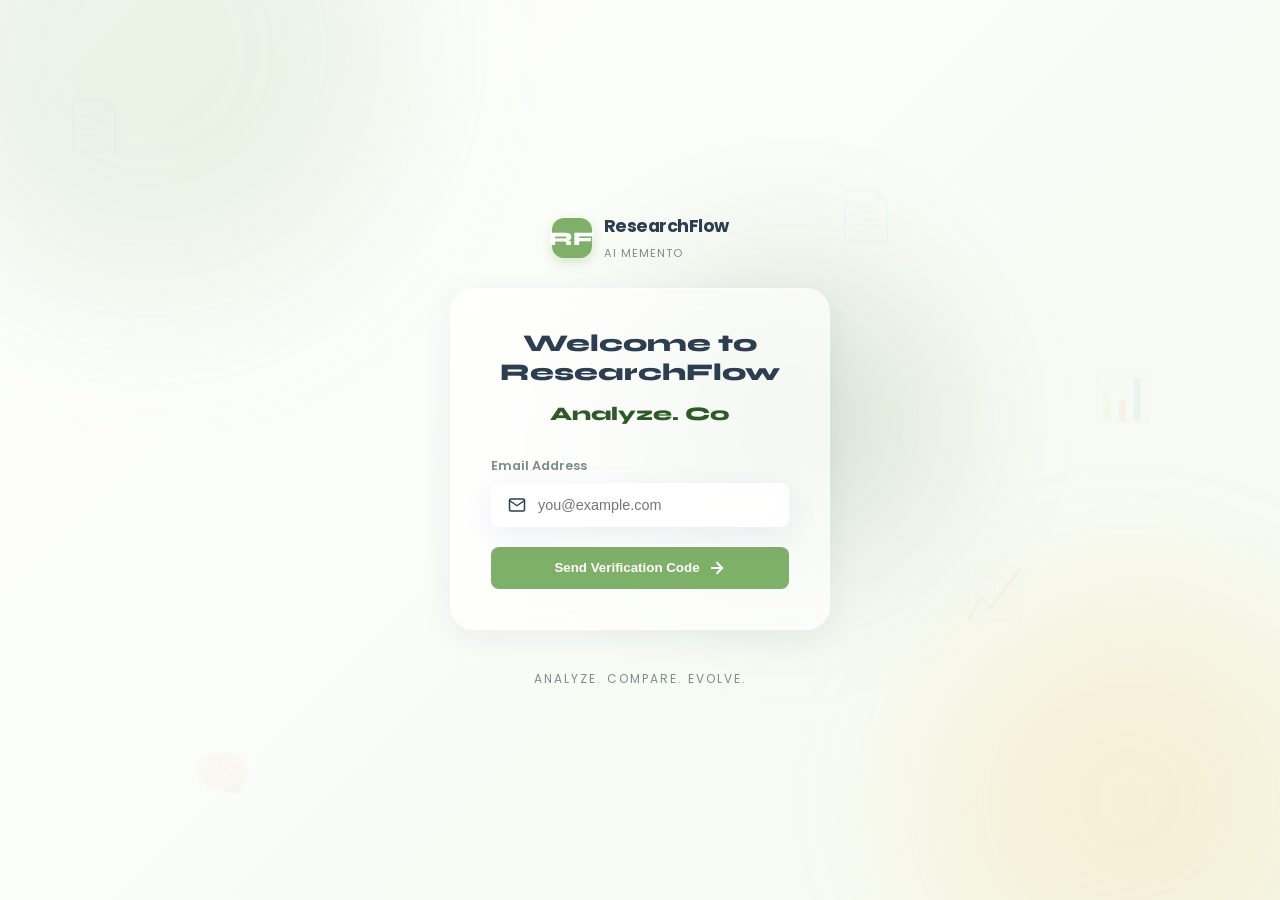
<file: frontend/login.html>
<!DOCTYPE html>
<html lang="en">
<head>
    <meta charset="UTF-8">
    <meta name="viewport" content="width=device-width, initial-scale=1.0">
    <title>Login | ResearchFlow AI</title>
    <link rel="preconnect" href="https://fonts.googleapis.com">
    <link rel="preconnect" href="https://fonts.gstatic.com" crossorigin>
    <link href="https://fonts.googleapis.com/css2?family=Poppins:wght@300;400;500;600;700;800&family=Syne:wght@700;800&display=swap" rel="stylesheet">
    <link rel="stylesheet" href="style.css">

   
</head>
<body class="login-page animate-bg">
    <div class="login-bg-shapes">
        <!-- Floating Elements -->
        <div class="paper-icon-float" style="top: 10%; left: 5%; --duration: 20s;">📄</div>
        <div class="paper-icon-float" style="top: 40%; right: 10%; --duration: 25s;">📊</div>
        <div class="paper-icon-float" style="bottom: 10%; left: 15%; --duration: 18s;">🧠</div>
        <div class="paper-icon-float" style="top: 20%; right: 30%; --duration: 22s;">📄</div>
        <div class="paper-icon-float" style="bottom: 30%; right: 20%; --duration: 28s;">📈</div>
        
        <div class="shape s1"></div>
        <div class="shape s2"></div>
        <div class="shape s3"></div>
    </div>

    <div class="login-wrapper">
        <div class="logo" style="justify-content: center; margin-bottom: 24px;">
            <div class="logo-mark">RF</div>
            <div class="logo-text">
                <span class="logo-title">ResearchFlow</span>
                <span class="logo-sub">AI Memento</span>
            </div>
        </div>

        <div class="login-card-container glass animate-pop">
            <div class="login-header">
                <h2>Welcome to ResearchFlow</h2>
                <div class="typing-container" id="loginTyping"></div>
            </div>

            <form id="loginForm" class="login-form-content">
                <div class="form-group">
                    <label>Email Address</label>
                    <div class="input-with-icon glass">
                        <svg width="18" height="18" viewBox="0 0 24 24" fill="none" stroke="currentColor" stroke-width="2" stroke-linecap="round" stroke-linejoin="round"><path d="M4 4h16c1.1 0 2 .9 2 2v12c0 1.1-.9 2-2 2H4c-1.1 0-2-.9-2-2V6c0-1.1.9-2 2-2z"/><polyline points="22,6 12,13 2,6"/></svg>
                        <input type="email" id="emailInput" placeholder="you@example.com" required>
                    </div>
                </div>
                <button type="submit" id="loginBtn" class="primary-btn full-width">
                    <span>Send Verification Code</span>
                    <svg width="18" height="18" viewBox="0 0 24 24" fill="none" stroke="currentColor" stroke-width="2.5" stroke-linecap="round" stroke-linejoin="round"><line x1="5" y1="12" x2="19" y2="12"/><polyline points="12 5 19 12 12 19"/></svg>
                </button>
            </form>

            <form id="otpForm" class="login-form-content hidden">
                <div class="otp-alert glass">
                    <svg width="18" height="18" viewBox="0 0 24 24" fill="none" stroke="currentColor" stroke-width="2" stroke-linecap="round" stroke-linejoin="round"><path d="M22 16.92v3a2 2 0 0 1-2.18 2 19.79 19.79 0 0 1-8.63-3.07A19.5 19.5 0 0 1 4.69 12 19.79 19.79 0 0 1 1.61 3.41 2 2 0 0 1 3.6 1.22h3a2 2 0 0 1 2 1.72c.127.96.361 1.903.7 2.81a2 2 0 0 1-.45 2.11L7.91 8.77a16 16 0 0 0 6.29 6.29l.83-.83a2 2 0 0 1 2.11-.45c.907.339 1.85.573 2.81.7A2 2 0 0 1 21.73 17z"/></svg>
                    <span>Check your email for the 6-digit code.</span>
                </div>
                <div class="form-group">
                    <label>Verification Code</label>
                    <input type="text" id="otpInput" class="otp-field glass" placeholder="· · · · · ·" maxlength="6" required>
                </div>
                <button type="submit" id="verifyBtn" class="primary-btn full-width">
                    <span>Verify & Login</span>
                </button>
                <button type="button" id="backBtn" class="back-link">← Use a different email</button>
            </form>

            <div id="loginError" class="error-msg hidden"></div>
        </div>
        
        <p class="login-footer">Analyze. Compare. Evolve.</p>
    </div>

    <script src="login.js"></script>
    <script>
        document.getElementById('backBtn')?.addEventListener('click', () => {
            document.getElementById('otpForm').classList.add('hidden');
            document.getElementById('loginForm').classList.remove('hidden');
            document.getElementById('loginError').classList.add('hidden');
        });
    </script>
</body>
</html>
</file>
<file: frontend/style.css>
/* ─── Modern ResearchFlow AI Design System ─── */
:root {
    /* Colors - Light Green Theme */
    --primary: #7fb069;
    --primary-dark: #2d5a27;
    --primary-light: #e8f5e9;
    --accent: #ffb74d;
    --bg-gradient: linear-gradient(135deg, #f9fbf9 0%, #e8f5e9 100%);
    --glass-bg: rgba(255, 255, 255, 0.7);
    --glass-border: rgba(255, 255, 255, 0.4);
    --text-main: #2c3e50;
    --text-muted: #7f8c8d;
    --white: #ffffff;
    --danger: #e74c3c;
    --warning: #f39c12;

    /* Shadows & Blur */
    --shadow-soft: 0 8px 32px rgba(31, 38, 135, 0.07);
    --shadow-hover: 0 12px 48px rgba(31, 38, 135, 0.12);
    --blur: 12px;

    /* Spacing & Radii */
    --radius-sm: 8px;
    --radius-md: 16px;
    --radius-lg: 24px;
    --sidebar-w: 280px;
    --header-h: 70px;
}

.hidden {
    display: none !important;
}

/* ─── Reset & Base ─── */
* {
    margin: 0;
    padding: 0;
    box-sizing: border-box;
}

body {
    font-family: 'Poppins', sans-serif;
    background: var(--bg-gradient);
    color: var(--text-main);

    min-height: 100vh;
    overflow-x: hidden;
    overflow-y: auto;

    -webkit-font-smoothing: antialiased;
}

.app-container {
    display: flex;
    height: 100vh;
    width: 100vw;
    position: relative;
}

/* ─── Scrollbars ─── */
::-webkit-scrollbar {
    width: 6px;
}
::-webkit-scrollbar-track {
    background: transparent;
}
::-webkit-scrollbar-thumb {
    background: rgba(127, 176, 105, 0.3);
    border-radius: 10px;
}
::-webkit-scrollbar-thumb:hover {
    background: var(--primary);
}

/* ─── Glassmorphism Utility ─── */
.glass {
    background: var(--glass-bg);
    backdrop-filter: blur(var(--blur));
    -webkit-backdrop-filter: blur(var(--blur));
    border: 1px solid var(--glass-border);
    box-shadow: var(--shadow-soft);
}

/* ─── Particles Background ─── */
.particles-container {
    position: absolute;
    top: 0;
    left: 0;
    width: 100%;
    height: 100%;
    z-index: -1;
    opacity: 0.5;
    pointer-events: none;
}

/* ─── Sidebar ─── */
.sidebar {
    width: var(--sidebar-w);
    background: var(--white);
    border-right: 1px solid rgba(0,0,0,0.05);
    display: flex;
    flex-direction: column;
    z-index: 100;
    transition: transform 0.3s cubic-bezier(0.4, 0, 0.2, 1);
}

.sidebar-header {
    padding: 24px;
    display: flex;
    justify-content: space-between;
    align-items: center;
}

.logo {
    display: flex;
    align-items: center;
    gap: 12px;
}

.logo-mark {
    background: var(--primary);
    color: var(--white);
    font-family: 'Syne', sans-serif;
    font-weight: 800;
    width: 40px;
    height: 40px;
    display: flex;
    align-items: center;
    justify-content: center;
    border-radius: 12px;
    font-size: 1.2rem;
    box-shadow: 0 4px 12px rgba(127, 176, 105, 0.3);
}

.logo-title {
    display: block;
    font-weight: 700;
    font-size: 1.1rem;
    letter-spacing: -0.5px;
}

.logo-sub {
    font-size: 0.7rem;
    color: var(--text-muted);
    text-transform: uppercase;
    letter-spacing: 1px;
}

.search-sidebar-wrapper {
    padding: 0 24px 16px;
    position: relative;
}

.search-sidebar-wrapper input {
    width: 100%;
    padding: 10px 14px 10px 36px;
    border-radius: var(--radius-sm);
    border: 1px solid rgba(0,0,0,0.05);
    background: #fcfcfc;
    font-size: 0.85rem;
    outline: none;
    transition: all 0.2s;
}

.search-sidebar-wrapper input:focus {
    border-color: var(--primary);
    background: var(--white);
    box-shadow: 0 0 0 3px rgba(127, 176, 105, 0.1);
}

.search-sidebar-wrapper svg {
    position: absolute;
    left: 36px;
    top: 50%;
    transform: translateY(-50%);
    color: var(--text-muted);
}

.mementos-section {
    flex: 1;
    overflow-y: auto;
    padding: 0 12px;
}

.section-header {
    padding: 12px 12px 8px;
    display: flex;
    justify-content: space-between;
    align-items: center;
    font-size: 0.75rem;
    font-weight: 600;
    color: var(--text-muted);
    text-transform: uppercase;
    letter-spacing: 0.5px;
}

.refresh-icon {
    background: none;
    border: none;
    color: var(--text-muted);
    cursor: pointer;
    transition: transform 0.3s ease;
}

.refresh-icon:hover {
    color: var(--primary);
    transform: rotate(180deg);
}

.mementos-list {
    list-style: none;
}

.memento-item-wrapper {
    margin-bottom: 4px;
    padding: 4px;
    border-radius: var(--radius-md);
    cursor: pointer;
    transition: all 0.2s ease;
    display: flex;
    align-items: center;
    gap: 12px;
    position: relative;
    overflow: hidden;
}

.memento-item-wrapper:hover {
    background: var(--primary-light);
}

.memento-item-wrapper.active {
    background: var(--primary-light);
    border-left: 4px solid var(--primary);
}

.memento-checkbox {
    width: 18px;
    height: 18px;
    border-radius: 4px;
    cursor: pointer;
    accent-color: var(--primary);
}

.memento-info {
    flex: 1;
    min-width: 0;
}

.memento-title {
    font-weight: 500;
    font-size: 0.85rem;
    white-space: nowrap;
    overflow: hidden;
    text-overflow: ellipsis;
    display: block;
}

.memento-date {
    font-size: 0.7rem;
    color: var(--text-muted);
}

.delete-memento-btn {
    opacity: 0;
    background: none;
    border: none;
    color: var(--danger);
    cursor: pointer;
    padding: 4px;
    transition: all 0.2s;
}

.memento-item-wrapper:hover .delete-memento-btn {
    opacity: 1;
}

.sidebar-footer {
    padding: 24px;
    border-top: 1px solid rgba(0,0,0,0.05);
    display: flex;
    flex-direction: column;
    gap: 10px;
}

/* ─── Main Content ─── */
.main-content {
    flex: 1;
    display: flex;
    flex-direction: column;
    position: relative;
}

.top-nav {
    height: var(--header-h);
    display: flex;
    align-items: center;
    padding: 0 40px;
    z-index: 10;
}

.input-container {
    width: 100%;
    max-width: 800px;
    margin: 0 auto;
    display: flex;
    padding: 6px;
    border-radius: var(--radius-md);
    gap: 8px;
}

.input-container input {
    flex: 1;
    background: transparent;
    border: none;
    padding: 0 16px;
    font-size: 0.95rem;
    outline: none;
    color: var(--text-main);
}

.analyze-action-btn {
    background: var(--primary);
    color: var(--white);
    border: none;
    padding: 10px 24px;
    border-radius: var(--radius-sm);
    font-weight: 600;
    cursor: pointer;
    position: relative;
    overflow: hidden;
    transition: transform 0.2s, box-shadow 0.2s;
}

.analyze-action-btn:hover {
    transform: translateY(-2px);
    box-shadow: 0 4px 15px rgba(127, 176, 105, 0.4);
}

.analyze-action-btn:active {
    transform: translateY(0);
}

/* ─── Hero Section ─── */
.scroll-container {
    flex: 1;
    overflow-y: auto;
    padding: 20px 40px 100px;
    scroll-behavior: smooth;
}

.hero-section {
    display: flex;
    align-items: center;
    justify-content: space-between;
    padding: 60px 0;
    margin-bottom: 40px;
}

.hero-content h1 {
    font-family: 'Syne', sans-serif;
    font-size: 3.5rem;
    font-weight: 800;
    line-height: 1.1;
    background: linear-gradient(to right, var(--primary-dark), var(--primary));
    background-clip: text;
    -webkit-background-clip: text;
    -webkit-text-fill-color: transparent;
    margin-bottom: 8px;
}

.hero-subtitle {
    font-size: 1.2rem;
    color: var(--text-muted);
    font-weight: 300;
    margin-bottom: 32px;
}

.hero-stats {
    display: flex;
    gap: 20px;
}

.stat-card {
    padding: 20px;
    border-radius: var(--radius-md);
    min-width: 140px;
    display: flex;
    flex-direction: column;
}

.stat-value {
    font-size: 1.5rem;
    font-weight: 700;
    color: var(--primary-dark);
}

.stat-label {
    font-size: 0.75rem;
    color: var(--text-muted);
    text-transform: uppercase;
    font-weight: 600;
}

/* ─── Dashboard Sections ─── */
.section-title {
    margin: 40px 0 20px;
}

.section-title h3 {
    font-size: 1.1rem;
    font-weight: 700;
    margin-bottom: 4px;
}

.title-line {
    width: 40px;
    height: 3px;
    background: var(--primary);
    border-radius: 10px;
}

.timeline-container {
    padding: 30px;
    border-radius: var(--radius-lg);
    min-height: 200px;
    display: flex;
    gap: 20px;
    overflow-x: auto;
    scroll-snap-type: x mandatory;
}

.timeline-item {
    min-width: 280px;
    padding: 24px;
    background: var(--white);
    border-radius: var(--radius-md);
    box-shadow: var(--shadow-soft);
    display: flex;
    flex-direction: column;
    gap: 12px;
    scroll-snap-align: start;
    border-bottom: 4px solid var(--primary-light);
    transition: transform 0.3s ease;
}

.timeline-item:hover {
    transform: translateY(-10px);
}

.timeline-year {
    font-weight: 800;
    color: var(--primary);
    font-size: 0.9rem;
}

.timeline-title {
    font-weight: 600;
    font-size: 0.95rem;
    line-height: 1.4;
}

/* ─── Results View ─── */
.results-header-actions {
    display: flex;
    align-items: center;
    gap: 20px;
    margin-bottom: 30px;
}

.results-header-actions h2 {
    flex: 1;
    font-size: 1.6rem;
    font-weight: 700;
}

.results-grid {
    display: grid;
    grid-template-columns: repeat(2, 1fr);
    gap: 24px;
}

.analysis-card {
    padding: 30px;
    border-radius: var(--radius-lg);
    display: flex;
    flex-direction: column;
    gap: 20px;
    transition: all 0.3s ease;
}

.analysis-card:hover {
    transform: translateY(-5px);
    box-shadow: var(--shadow-hover);
    border-color: var(--primary);
}

.card-header {
    display: flex;
    align-items: center;
    gap: 12px;
}

.card-icon {
    width: 40px;
    height: 40px;
    border-radius: 10px;
    display: flex;
    align-items: center;
    justify-content: center;
}

.s-bg { background: #e3f2fd; color: #1976d2; }
.m-bg { background: #f3e5f5; color: #7b1fa2; }
.r-bg { background: #e8f5e9; color: #388e3c; }
.c-bg { background: #fff3e0; color: #f57c00; }
.e-bg { background: #e0f2f1; color: #00796b; }
.g-bg { background: #ffebee; color: #c62828; }

.card-header h4 {
    font-size: 1rem;
    font-weight: 700;
    text-transform: uppercase;
    letter-spacing: 0.5px;
}

.card-content {
    font-size: 0.92rem;
    line-height: 1.8;
    color: #444;
}

.card-list {
    list-style: none;
    display: flex;
    flex-direction: column;
    gap: 10px;
}

.card-list li {
    padding-left: 20px;
    position: relative;
    font-size: 0.9rem;
}

.card-list li::before {
    content: "•";
    color: var(--primary);
    font-weight: 800;
    position: absolute;
    left: 0;
}

.full-width {
    grid-column: span 2;
}

/* ─── Buttons ─── */
.primary-btn {
    background: var(--primary);
    color: var(--white);
    border: none;
    padding: 12px 20px;
    border-radius: var(--radius-sm);
    font-weight: 600;
    cursor: pointer;
    display: flex;
    align-items: center;
    justify-content: center;
    gap: 8px;
    transition: all 0.2s;
}

.primary-btn:hover { background: var(--primary-dark); }
.primary-btn:disabled { opacity: 0.5; cursor: not-allowed; }

.ghost-btn {
    background: transparent;
    border: 1px solid rgba(0,0,0,0.1);
    color: var(--text-main);
    padding: 12px 20px;
    border-radius: var(--radius-sm);
    font-weight: 600;
    cursor: pointer;
    display: flex;
    align-items: center;
    justify-content: center;
    gap: 8px;
    transition: all 0.2s;
}

.ghost-btn:hover { background: #f5f5f5; border-color: rgba(0,0,0,0.2); }

.danger-btn {
    background: var(--danger);
    color: var(--white);
    border: none;
    padding: 12px 20px;
    border-radius: var(--radius-sm);
    font-weight: 600;
    cursor: pointer;
}

/* ─── Loading State ─── */
.loading-overlay {
    position: absolute;
    inset: 0;
    background: rgba(255,255,255,0.8);
    backdrop-filter: blur(4px);
    z-index: 100;
    display: flex;
    flex-direction: column;
    align-items: center;
    justify-content: center;
}

.ai-loader {
    display: flex;
    flex-direction: column;
    align-items: center;
    gap: 20px;
}

.loader-circle {
    width: 12px;
    height: 12px;
    background: var(--primary);
    border-radius: 50%;
    animation: bounce 0.6s infinite alternate;
}

.loader-circle:nth-child(2) { animation-delay: 0.2s; }
.loader-circle:nth-child(3) { animation-delay: 0.4s; }

@keyframes bounce {
    to { transform: translateY(-20px); opacity: 0.5; }
}

.progress-container {
    width: 200px;
    height: 6px;
    background: #eee;
    border-radius: 10px;
    margin-top: 40px;
    overflow: hidden;
}

.analysis-progress-bar {
    width: 0%;
    height: 100%;
    background: var(--primary);
    transition: width 0.4s cubic-bezier(0.4, 0, 0.2, 1);
}

/* ─── AI Loader ─── */
.ai-loader {
    display: flex;
    gap: 10px;
}

.loader-circle {
    width: 20px;
    height: 20px;
    border-radius: 50%;
    background: var(--primary);
    animation: loader-bounce 0.6s infinite alternate;
}

.loader-circle:nth-child(2) { animation-delay: 0.2s; }
.loader-circle:nth-child(3) { animation-delay: 0.4s; }

@keyframes loader-bounce {
    from { transform: translateY(0); opacity: 0.3; }
    to { transform: translateY(-20px); opacity: 1; }
}

/* ─── Paper Icons Floating ─── */
.paper-icon-float {
    position: absolute;
    font-size: 3rem;
    opacity: 0.05;
    pointer-events: none;
    z-index: 0;
    animation: float-rotate var(--duration) linear infinite;
}

@keyframes float-rotate {
    0% { transform: translate(0, 0) rotate(0deg); }
    50% { transform: translate(50px, -100px) rotate(180deg); }
    100% { transform: translate(0, 0) rotate(360deg); }
}

/* ─── Chatbot ─── */
.chatbot-container {
    position: fixed;
    bottom: 30px;
    right: 30px;
    z-index: 1000;
}

.chatbot-trigger {
    width: 60px;
    height: 60px;
    border-radius: 50%;
    background: var(--primary);
    color: var(--white);
    border: none;
    cursor: pointer;
    display: flex;
    align-items: center;
    justify-content: center;
    transition: all 0.3s cubic-bezier(0.175, 0.885, 0.32, 1.275);
}

.chatbot-trigger:hover {
    transform: scale(1.1) rotate(5deg);
    box-shadow: 0 10px 25px rgba(127, 176, 105, 0.4);
}

.chatbot-window {
    position: absolute;
    bottom: 80px;
    right: 0;
    width: 350px;
    height: 500px;
    border-radius: var(--radius-lg);
    display: flex;
    flex-direction: column;
    overflow: hidden;
    animation: slideUp 0.4s ease;
}

.chat-header {
    padding: 20px;
    background: var(--primary);
    color: var(--white);
    display: flex;
    justify-content: space-between;
    align-items: center;
}

.chat-title {
    display: flex;
    align-items: center;
    gap: 10px;
    font-weight: 600;
}

.ai-status {
    width: 8px;
    height: 8px;
    background: #2ecc71;
    border-radius: 50%;
    box-shadow: 0 0 8px #2ecc71;
}

.chat-messages {
    flex: 1;
    padding: 20px;
    overflow-y: auto;
    display: flex;
    flex-direction: column;
    gap: 12px;
}

.message {
    padding: 12px 16px;
    border-radius: var(--radius-md);
    font-size: 0.85rem;
    max-width: 85%;
    line-height: 1.5;
}

.message.system {
    background: #f1f1f1;
    align-self: flex-start;
    border-bottom-left-radius: 0;
}

.message.user {
    background: var(--primary);
    color: var(--white);
    align-self: flex-end;
    border-bottom-right-radius: 0;
}

.chat-input-area {
    padding: 15px;
    border-top: 1px solid rgba(0,0,0,0.05);
    display: flex;
    gap: 10px;
}

.chat-input-area input {
    flex: 1;
    border: 1px solid #eee;
    padding: 10px 15px;
    border-radius: 20px;
    outline: none;
    font-size: 0.85rem;
}

#sendChatBtn {
    background: var(--primary);
    color: var(--white);
    border: none;
    width: 36px;
    height: 36px;
    border-radius: 50%;
    cursor: pointer;
    display: flex;
    align-items: center;
    justify-content: center;
}

/* ─── Modals ─── */
.modal {
    position: fixed;
    inset: 0;
    background: rgba(0,0,0,0.4);
    backdrop-filter: blur(8px);
    z-index: 2000;
    display: flex;
    align-items: center;
    justify-content: center;
}

.modal-content {
    width: 90%;
    max-width: 400px;
    padding: 40px;
    border-radius: var(--radius-lg);
    text-align: center;
}

.modal-icon {
    font-size: 3rem;
    margin-bottom: 20px;
}

.modal-actions {
    display: flex;
    gap: 12px;
    margin-top: 30px;
    justify-content: center;
}

/* ─── Animations ─── */
@keyframes slideUp {
    from { opacity: 0; transform: translateY(30px); }
    to { opacity: 1; transform: translateY(0); }
}

@keyframes fadeIn {
    from { opacity: 0; }
    to { opacity: 1; }
}

/* ─── Login Page Styles ─── */
.login-page {
    display: flex;
    align-items: center;
    justify-content: center;
    height: 100vh;
    background: var(--bg-gradient);
}

.login-bg-shapes {
    position: fixed;
    inset: 0;
    z-index: -1;
    overflow: hidden;
}

.shape {
    position: absolute;
    border-radius: 50%;
    filter: blur(80px);
    opacity: 0.15;
}

.shape.s1 { width: 500px; height: 500px; background: var(--primary); top: -200px; left: -100px; }
.shape.s2 { width: 400px; height: 400px; background: var(--accent); bottom: -100px; right: -50px; }
.shape.s3 { width: 300px; height: 300px; background: var(--primary-dark); top: 30%; left: 50%; }

.login-wrapper {
    width: 100%;
    max-width: 420px;
    padding: 20px;
}

.login-card-container {
    padding: 40px;
    border-radius: var(--radius-lg);
}

.login-header {
    text-align: center;
    margin-bottom: 32px;
}

.login-header h2 { font-weight: 800; font-family: 'Syne', sans-serif; font-size: 1.5rem; margin-bottom: 8px; }
.login-header p { font-size: 0.85rem; color: var(--text-muted); }

.login-form-content {
    display: flex;
    flex-direction: column;
    gap: 20px;
}

.form-group { display: flex; flex-direction: column; gap: 8px; }
.form-group label { font-size: 0.8rem; font-weight: 600; color: var(--text-muted); }

.input-with-icon {
    display: flex;
    align-items: center;
    gap: 12px;
    padding: 12px 16px;
    border-radius: var(--radius-sm);
}

.input-with-icon input { border: none; background: transparent; outline: none; flex: 1; font-size: 0.9rem; }

.full-width { width: 100%; }

.otp-alert {
    display: flex;
    align-items: center;
    gap: 12px;
    padding: 12px;
    background: rgba(127, 176, 105, 0.1);
    border-radius: var(--radius-sm);
    color: var(--primary-dark);
    font-size: 0.8rem;
}

.otp-field {
    text-align: center;
    letter-spacing: 8px;
    font-size: 1.5rem;
    font-weight: 700;
    padding: 12px;
    border-radius: var(--radius-sm);
    border: none;
    outline: none;
}

.back-link {
    background: none;
    border: none;
    color: var(--text-muted);
    font-size: 0.8rem;
    cursor: pointer;
    margin-top: 10px;
}

.back-link:hover { color: var(--primary); }

.error-msg {
    margin-top: 16px;
    padding: 12px;
    background: rgba(231, 76, 60, 0.1);
    color: var(--danger);
    border-radius: var(--radius-sm);
    font-size: 0.8rem;
    text-align: center;
}

.login-footer {
    text-align: center;
    margin-top: 40px;
    font-size: 0.75rem;
    color: var(--text-muted);
    text-transform: uppercase;
    letter-spacing: 2px;
}

@keyframes pop {
    0% { transform: scale(0.9); opacity: 0; }
    100% { transform: scale(1); opacity: 1; }
}

.animate-pop { animation: pop 0.3s cubic-bezier(0.175, 0.885, 0.32, 1.275); }
.hidden { display: none !important; }

/* ─── Typing Effect ─── */
.typing::after {
    content: "|";
    animation: blink 0.7s infinite;
}

@keyframes blink {
    50% { opacity: 0; }
}

/* ─── Responsive ─── */
@media (max-width: 1024px) {
    .results-grid { grid-template-columns: 1fr; }
    .full-width { grid-column: span 1; }
    .hero-section { flex-direction: column; text-align: center; }
    .hero-visual { display: none; }
}

@media (max-width: 768px) {
    .sidebar {
        position: absolute;
        left: 0;
        top: 0;
        bottom: 0;
        transform: translateX(-100%);
    }
    .sidebar.open { transform: translateX(0); }
    .top-nav { padding: 0 20px; }
    .scroll-container { padding: 20px; }
}

@keyframes pulse {
    0% { transform: scale(1); box-shadow: 0 0 0 0 rgba(127, 176, 105, 0.4); }
    70% { transform: scale(1.02); box-shadow: 0 0 0 10px rgba(127, 176, 105, 0); }
    100% { transform: scale(1); box-shadow: 0 0 0 0 rgba(127, 176, 105, 0); }
}

.pulse-animation {
    animation: pulse 2s infinite;
    background: var(--primary) !important;
    opacity: 1 !important;
}

/* ─── Structured Comparison UI ─── */
.comparison-grid {
    display: grid;
    grid-template-columns: repeat(auto-fit, minmax(300px, 1fr));
    gap: 20px;
    margin-top: 20px;
}

.compare-section-card {
    padding: 24px;
    border-radius: var(--radius-md);
    transition: all 0.3s cubic-bezier(0.4, 0, 0.2, 1);
}

.compare-section-card:hover {
    transform: translateY(-5px);
    box-shadow: var(--shadow-hover);
}

.compare-header {
    display: flex;
    align-items: center;
    gap: 12px;
    margin-bottom: 16px;
    border-bottom: 1px solid rgba(0,0,0,0.05);
    padding-bottom: 12px;
}

.compare-header h4 {
    font-weight: 700;
    text-transform: uppercase;
    font-size: 0.9rem;
    letter-spacing: 1px;
}

.compare-body {
    font-size: 0.9rem;
    line-height: 1.6;
    color: var(--text-main);
}

/* ─── Help & About Sections ─── */
.info-section {
    max-width: 900px;
    margin: 0 auto;
    padding: 40px;
}

.info-card {
    margin-bottom: 30px;
    padding: 30px;
    border-radius: var(--radius-lg);
}

.info-grid {
    display: grid;
    grid-template-columns: repeat(auto-fit, minmax(250px, 1fr));
    gap: 20px;
}

.dev-profile {
    display: flex;
    align-items: center;
    gap: 20px;
    padding: 20px;
    border-radius: var(--radius-md);
    background: rgba(127, 176, 105, 0.05);
}

.dev-avatar {
    width: 60px;
    height: 60px;
    background: var(--primary);
    color: white;
    border-radius: 50%;
    display: flex;
    align-items: center;
    justify-content: center;
    font-weight: 800;
    font-size: 1.2rem;
}

/* ─── Hero Visual Enhancement ─── */
.research-illustration {
    position: relative;
    width: 100%;
    height: 200px;
    display: flex;
    justify-content: center;
    align-items: center;
}

.floating-element {
    position: absolute;
    animation: float 4s ease-in-out infinite;
}

@keyframes float {
    0%, 100% { transform: translateY(0); }
    50% { transform: translateY(-20px); }
}

/* ─── Login Background Extras ─── */
.floating-icon {
    position: absolute;
    color: var(--primary);
    opacity: 0.1;
    animation: rotate-float 10s linear infinite;
}

@keyframes rotate-float {
    0% { transform: translate(0, 0) rotate(0deg); }
    50% { transform: translate(20px, -20px) rotate(180deg); }
    100% { transform: translate(0, 0) rotate(360deg); }
}

/* ─── Typing Animation ─── */
.typing-container {
    font-family: 'Syne', sans-serif;
    font-weight: 800;
    font-size: 1.2rem;
    color: var(--primary-dark);
    margin-top: 15px;
}

/* ─── Premium UI Design System ─── */
:root {
    --primary-glow: rgba(127, 176, 105, 0.4);
    --accent-glow: rgba(255, 183, 77, 0.4);
    --bg-animate: linear-gradient(-45deg, #f9fbf9, #e8f5e9, #f1f8e9, #ffffff);
}

@keyframes gradientBG {
    0% { background-position: 0% 50%; }
    50% { background-position: 100% 50%; }
    100% { background-position: 0% 50%; }
}

.animate-bg {
    background: var(--bg-animate);
    background-size: 400% 400%;
    animation: gradientBG 15s ease infinite;
}

.animate-bg-overlay {
    position: absolute;
    inset: 0;
    background: var(--bg-animate);
    background-size: 400% 400%;
    animation: gradientBG 15s ease infinite;
    z-index: -2;
    opacity: 0.4;
}

/* ─── Side-by-Side Comparison UI ─── */
.comparison-container {
    width: 100%;
    overflow-x: auto;
    padding: 20px 0;
}

.comparison-table {
    display: flex;
    flex-direction: column;
    min-width: 900px;
}

.comparison-header-row {
    display: grid;
    grid-template-columns: 220px 1fr 1fr;
    gap: 24px;
    padding: 20px 24px;
    position: sticky;
    top: 0;
    z-index: 20;
    background: rgba(255, 255, 255, 0.95);
    backdrop-filter: blur(10px);
    border-bottom: 2px solid var(--primary-light);
}

.comparison-row {
    display: grid;
    grid-template-columns: 220px 1fr 1fr;
    gap: 24px;
    padding: 30px 24px;
    border-bottom: 1px solid rgba(0,0,0,0.05);
    transition: all 0.3s ease;
}

.comparison-row:hover {
    background: rgba(127, 176, 105, 0.03);
}

.row-label {
    display: flex;
    align-items: center;
    gap: 12px;
    font-weight: 800;
    font-size: 0.85rem;
    text-transform: uppercase;
    letter-spacing: 1.5px;
    color: var(--text-muted);
}

.paper-col {
    padding: 25px;
    border-radius: var(--radius-md);
    background: var(--white);
    border: 1px solid var(--glass-border);
    box-shadow: var(--shadow-soft);
    font-size: 0.92rem;
    line-height: 1.8;
}

.paper-col.p1 { border-left: 6px solid var(--primary); }
.paper-col.p2 { border-left: 6px solid #3498db; }

.paper-title-card {
    padding: 16px;
    border-radius: var(--radius-sm);
    text-align: center;
    font-weight: 800;
}

.paper-title-card.p1 { background: var(--primary); color: white; }
.paper-title-card.p2 { background: #3498db; color: white; }

/* ─── Premium Sidebar Buttons ─── */
.nav-btn {
    display: flex;
    align-items: center;
    gap: 14px;
    padding: 16px 24px;
    border-radius: 50px;
    transition: all 0.3s cubic-bezier(0.175, 0.885, 0.32, 1.275);
}

.nav-btn.active {
    background: var(--primary);
    color: var(--white);
    box-shadow: 0 10px 25px var(--primary-glow);
}

/* ─── Top Nav Tabs ─── */
.header-tabs {
    display: flex;
    gap: 8px;
    background: rgba(0,0,0,0.04);
    padding: 5px;
    border-radius: 50px;
    margin-left: 20px;
}

.header-tab-btn {
    padding: 10px 22px;
    border-radius: 50px;
    font-size: 0.85rem;
    font-weight: 700;
    color: var(--text-muted);
    cursor: pointer;
    border: none;
    background: transparent;
    transition: all 0.3s;
}

.header-tab-btn.active {
    background: var(--white);
    color: var(--primary);
    box-shadow: 0 4px 12px rgba(0,0,0,0.08);
}

/* ===========================================
   Footer Branding
=========================================== */

.footer-credit {
    width: 100%;
    text-align: center;
    padding: 16px 10px;
    margin-top: 40px;
    font-size: 14px;
    color: #6d6d6d;
    background: rgba(255,255,255,0.45);
    backdrop-filter: blur(12px);
    border-top: 1px solid rgba(0,0,0,0.08);
}

.footer-credit strong {
    color: #4d7d37;
    font-weight: 600;
}

.developer-card{
    margin:16px 0;
    padding:12px;
    border-radius:12px;
    background:rgba(255,255,255,0.06);
    text-align:center;
    font-size:12px;
    color:#777;
    line-height:1.6;
}

.developer-card strong{
    color:#2f7d32;
    font-size:13px;
}

.developer-card span{
    color:#999;
    font-size:11px;
}

.user-profile-card{
    display:flex;
    align-items:center;
    gap:12px;
    margin:16px 0;
    padding:12px;
    border-radius:14px;
    background:rgba(255,255,255,.08);
}

.user-avatar{
    width:42px;
    height:42px;
    border-radius:50%;
    background:#4f46e5;
    display:flex;
    justify-content:center;
    align-items:center;
    color:#fff;
    font-size:20px;
}

.user-info{
    flex:1;
}

.user-label{
    font-size:11px;
    color:#999;
}

.user-email{
    font-size:13px;
    font-weight:600;
    color:#fff;
    word-break:break-word;
}

/* ===========================
   Toast Notification
=========================== */

.toast-container{
    position:fixed;
    top:20px;
    right:20px;
    z-index:9999;
    display:flex;
    flex-direction:column;
    gap:12px;
}

.toast{
    min-width:280px;
    max-width:360px;

    background:#ffffff;

    color:#222;

    border-radius:12px;

    padding:14px 18px;

    box-shadow:0 12px 35px rgba(0,0,0,.18);

    animation:slideIn .35s ease;

    border-left:5px solid #4CAF50;

    font-size:14px;
}

.toast-title{

    font-weight:600;

    margin-bottom:4px;
}

.toast-message{

    font-size:13px;

    color:#666;
}

@keyframes slideIn{

    from{

        opacity:0;

        transform:translateX(80px);
    }

    to{

        opacity:1;

        transform:translateX(0);
    }
}
</file>
